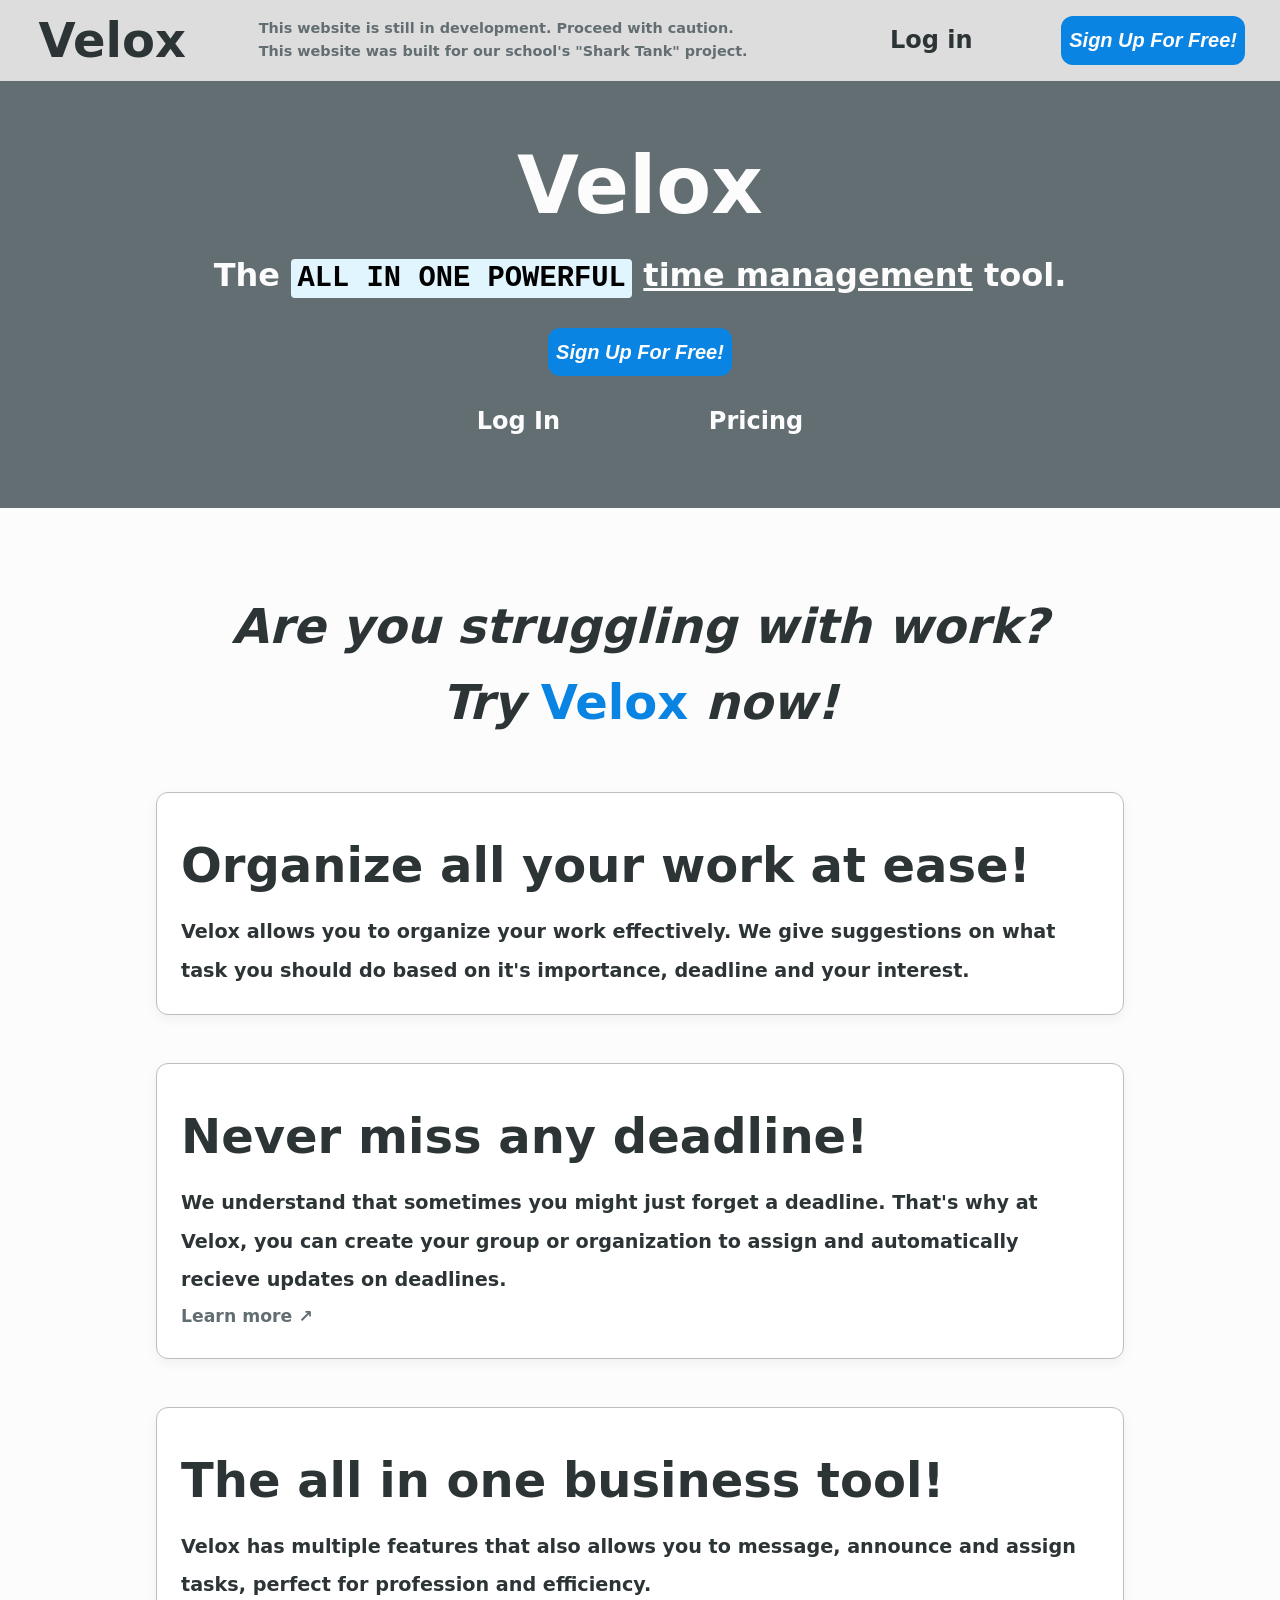
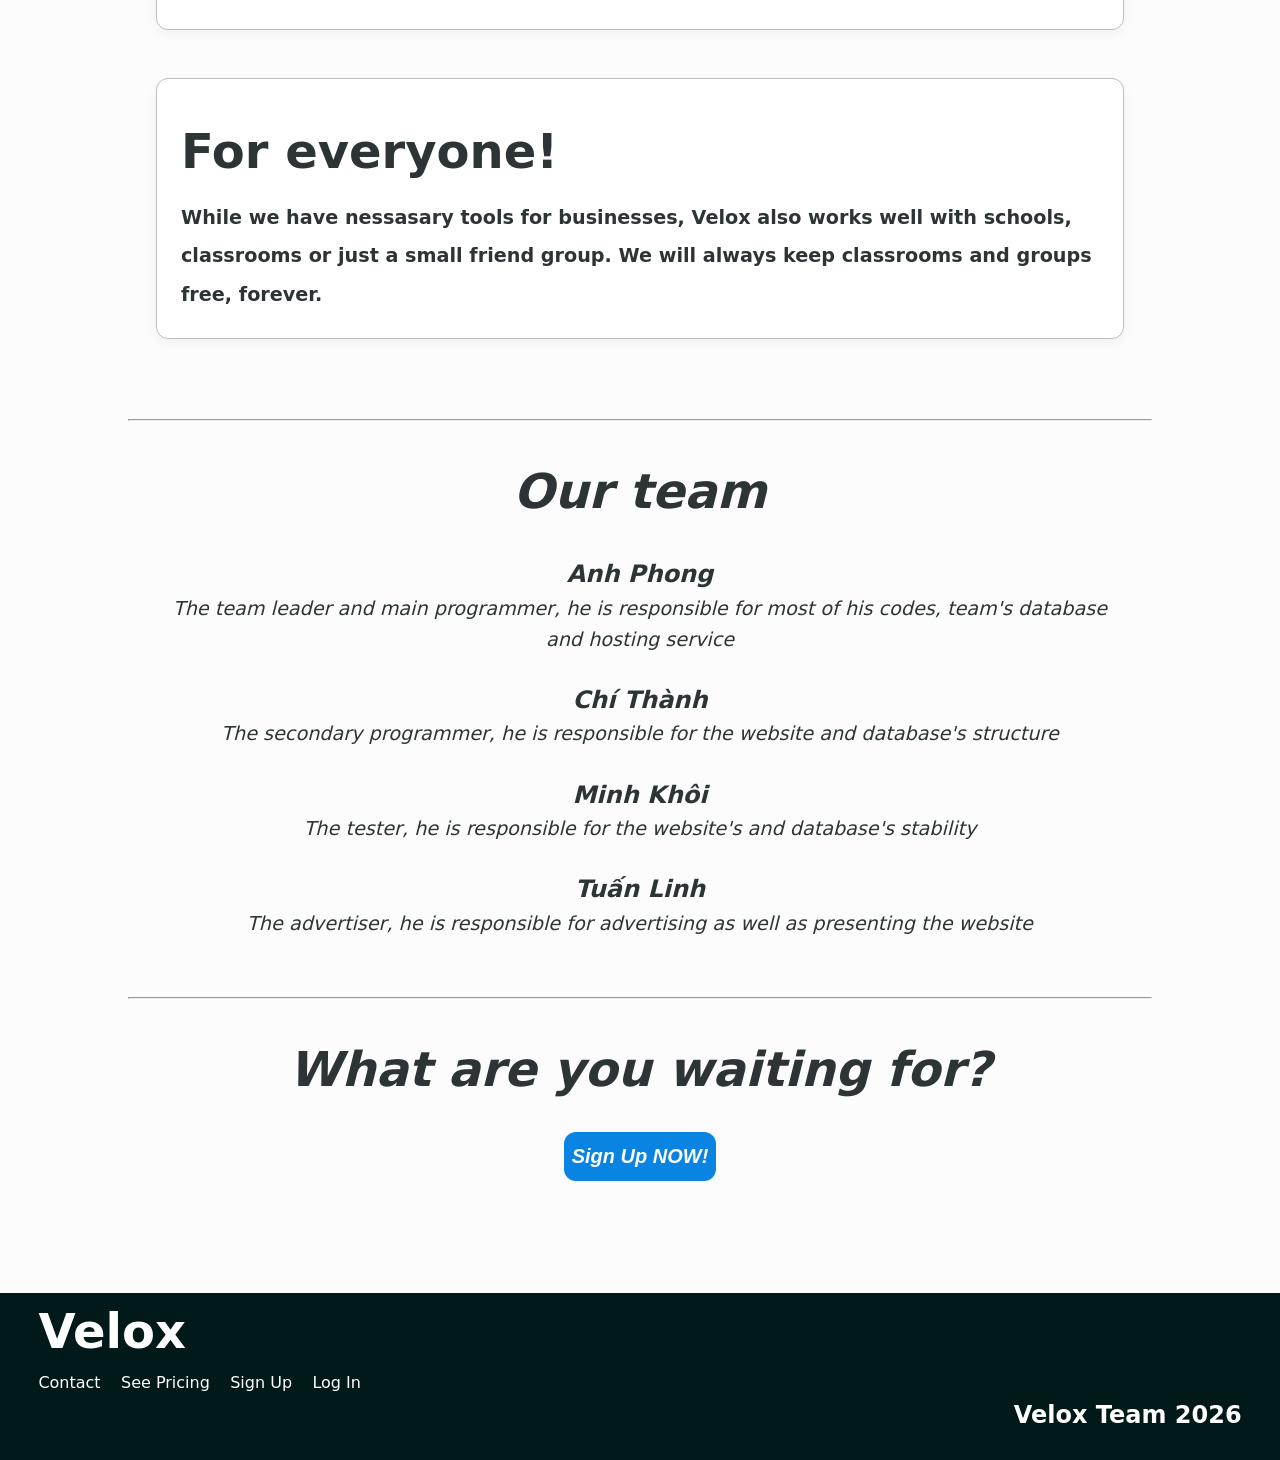
<file: index.html>
<!DOCTYPE html>
<html lang="en">
<head>
    <meta charset="UTF-8">
    <meta name="viewport" content="width=device-width, initial-scale=1.0">
    <title>Velox</title>
    <link href="./styles/main.css" rel="stylesheet">
</head>
<body>
    <header>
            <h2><b>Velox</b></h2>
            <div>
                <h4 class="text-muted">This website is still in development. Proceed with caution.</h4>
                <h4 class="text-muted">This website was built for our school's "Shark Tank" project.</h4>
            </div>
            
            <div style="padding: 1rem; display: grid; grid-template-columns: 35% 65%; align-items: center; min-width: 300px; width: 35%; text-align: end; gap: 5%" class="headerInteractives">
                <h4><a href="./login/index.html" style="color: var(--text-main); text-align: end;">Log in</a></h4>
                <a><button onclick="window.location.href = './signup/index.html'"><h4 style="color: var(--bg-color);"><i>Sign Up For Free!</i></h4></button></a>
            </div>
    </header>
    <div class="hero-section">
            <br><h1><b>Velox</b></h1>
            <h3>The <code style="color: black">ALL IN ONE POWERFUL</code> <u>time management</u> tool.</h3><br>
            <a><button onclick="window.location.href = './signup/index.html'"><h4 style="color: var(--bg-color);"><i>Sign Up For Free!</i></h4></button></a><br><br>
            <div style="display: flex; width: 50%; align-items: center; justify-content: space-evenly; margin: 0 auto;">
                <h4><a href="./login/index.html" style="color: var(--bg-color);">Log In</a></h4>
                <h4><a href="#" style="color: var(--bg-color);">Pricing</a></h4>
            </div>
            <br><br>
        </div>
    
    <div class="intro">
        <h2 style="text-align: center; font-style: italic;">
            Are you struggling with work?<br>Try <b style="color: var(--accent-color); font-style: normal;">Velox</b> now!
        </h2><br><br>

        <section class="card">
            <h2>Organize all your work at ease!</h2>
            <p>Velox allows you to organize your work effectively. We give suggestions on what task you should do based on it's importance, deadline and your interest.</p>
        </section>

        <section class="card">
            <h2>Never miss any deadline!</h2>
            <p>We understand that sometimes you might just forget a deadline. That's why at Velox, you can create your group or organization to assign and automatically recieve updates on deadlines.</p>
            <a class="text-muted"><p>Learn more ↗</p></a>
        </section>

        <section class="card">
            <h2>The all in one business tool!</h2>
            <p>Velox has multiple features that also allows you to message, announce and assign tasks, perfect for profession and efficiency.</p>
        </section>

        <section class="card">
            <h2>For everyone!</h2>
            <p>While we have nessasary tools for businesses, Velox also works well with schools, classrooms or just a small friend group. We will always keep classrooms and groups free, forever.</p>
        </section>
    </div>
    <hr style="width: 80%; display: block; margin: auto; color: var(--border-color);">
    <div class="team"  style="text-align: center; font-style: italic;">
        <h2>Our team</h2>
        <br>
        <h4>Anh Phong</h4>
        <p>The team leader and main programmer, he is responsible for most of his codes, team's database and hosting service</p>
        <br>
        <h4>Chí Thành</h4>
        <p>The secondary programmer, he is responsible for the website and database's structure</p>
        <br>
        <h4>Minh Khôi</h4>
        <p>The tester, he is responsible for the website's and database's stability</p>
        <br>
        <h4>Tuấn Linh</h4>
        <p>The advertiser, he is responsible for advertising as well as presenting the website</p>
    </div><br>
    <hr style="width: 80%; display: block; margin: auto; color: var(--border-color);">
    <div class="intro">
        <h2 style="text-align: center; font-style: italic;">
            What are you waiting for?<br><a><button onclick="window.location.href = './signup/index.html'"><h4 style="color: var(--bg-color);"><i>Sign Up NOW!</i></h4></button></a><br><br>
        </h2>

    </div>
    <footer>
        <h2><b>Velox</b></h2>
        <a style="color: white">Contact</a>&nbsp;&nbsp;&nbsp;
        <a style="color: white">See Pricing</a>&nbsp;&nbsp;&nbsp;
        <a style="color: white" href="./signup/index.html">Sign Up</a>&nbsp;&nbsp;&nbsp;
        <a style="color: white" href="./login/index.html">Log In</a>
        <h4 style="text-align: end;">Velox Team 2026</h4>
        <br>
    </footer>
</body>
</html>
</file>
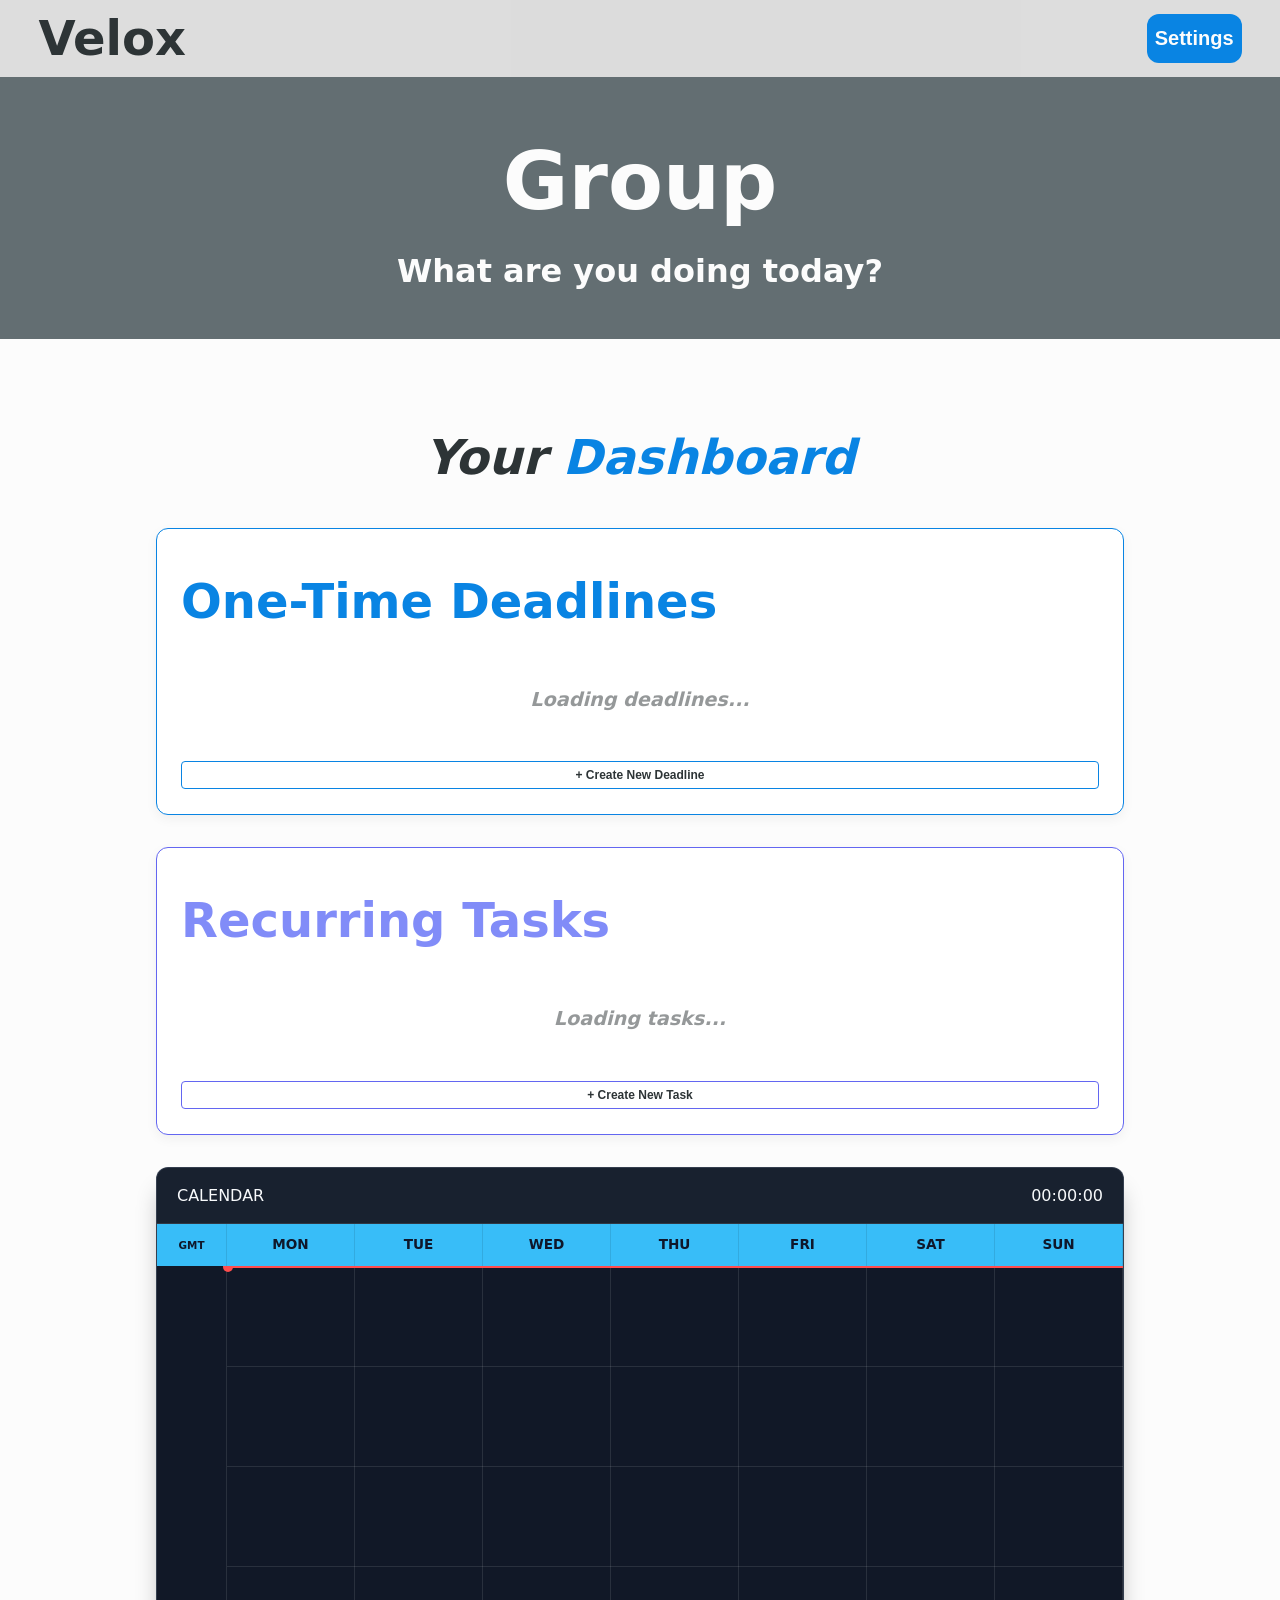
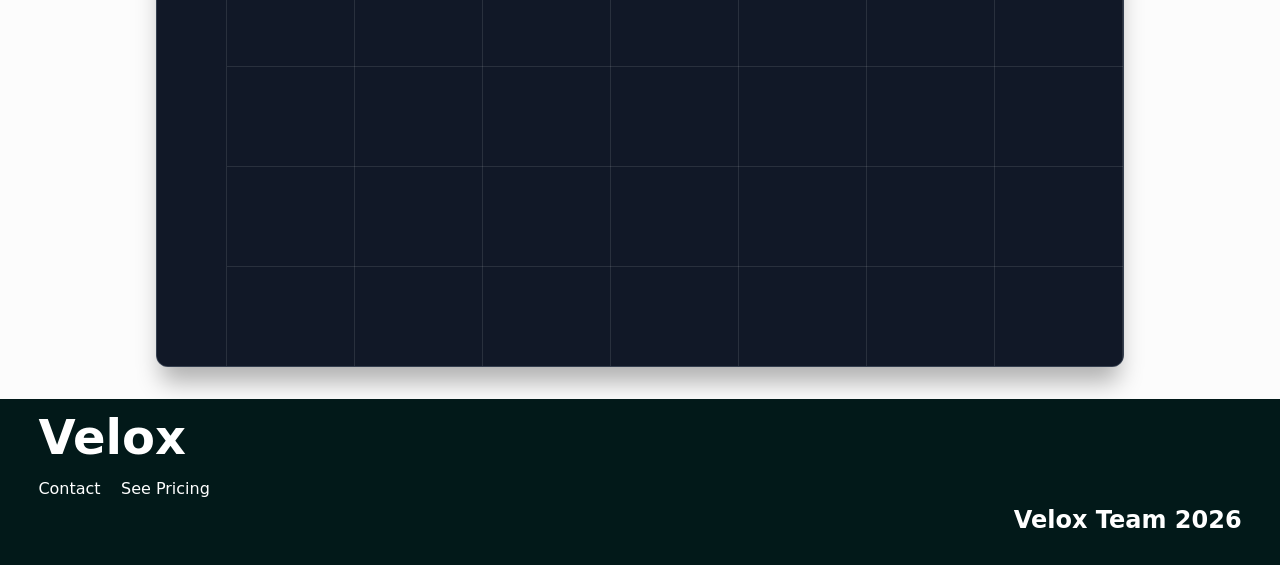
<file: groups/index.html>
<!DOCTYPE html>
<html lang="en">
<head>
    <meta charset="UTF-8">
    <meta name="viewport" content="width=device-width, initial-scale=1.0">
    <title>Group - Velox</title>
    <link href="../styles/main.css" rel="stylesheet">
    <link href="../styles/calender.css" rel="stylesheet">
</head>
<body>
    <header>
        <h2><a style="color: var(--text-main); cursor: pointer; font-style: normal;" href="../dashboard/index.html"><b>Velox</b></a></h2>
        <div class="headerInteractives" style="display: flex; justify-content: flex-end; gap: 20px;">
            <button onclick="window.location.href = '../settings/index.html'"><h4 style="color: var(--bg-color);">Settings</h4></button>
        </div>
    </header>

    <div class="hero-section">
        <br><h1>Group</h1><h3>What are you doing today?</h3><br>
    </div>

    <div class="intro">
        <h2 style="text-align: center; font-style: italic; margin-bottom: 2rem;">Your <b style="color: var(--accent-color);">Dashboard</b></h2>

        <!-- DEADLINES -->
        <section class="card" id="deadline-section" style="margin-bottom: 2rem; border-color: var(--accent-color);">
            <h2 style="color: var(--accent-color);">One-Time Deadlines</h2>
            <div id="deadline-list" class="item-list"><p class="empty-msg">Loading deadlines...</p></div>
            <button class="btn-small btn-outline" onclick="toggleForm('deadline-form')">+ Create New Deadline</button>
            <div id="deadline-form" class="form-container">
                <p>Deadline Name</p><input type="text" id="dl-name" class="card-input" placeholder="e.g. Exam">
                <p>Description</p><textarea id="dl-desc" class="card-input" placeholder="Brief details..."></textarea>
                <p>Date & Time</p><input type="datetime-local" id="dl-time" class="card-input">
                <button id="add-dl-btn" style="width: 100%;">ADD DEADLINE</button>
            </div>
        </section>

        <!-- TASKS -->
        <section class="card" id="task-section" style="margin-bottom: 2rem; border-color: #6366f1;">
            <h2 style="color: #818cf8;">Recurring Tasks</h2>
            <div id="task-list" class="item-list"><p class="empty-msg">Loading tasks...</p></div>
            <button class="btn-small btn-outline" style="border-color: #6366f1;" onclick="toggleForm('task-form')">+ Create New Task</button>
            <div id="task-form" class="form-container">
                <p>Task Name</p><input type="text" id="task-name" class="card-input" placeholder="e.g. Gym" style="border-color: #6366f1;">
                <p>Description</p><textarea id="task-desc" class="card-input" placeholder="Routine steps..." style="border-color: #6366f1;"></textarea>
                <p>Daily Time</p><input type="time" id="task-time" class="card-input" style="border-color: #6366f1;">
                <p>Repeat on Days</p>
                <div class="day-selector">
                    <input type="checkbox" id="mon" value="mon" class="day-checkbox" tabindex="-1"><label for="mon" class="day-label" tabindex="0">MON</label>
                    <input type="checkbox" id="tue" value="tue" class="day-checkbox" tabindex="-1"><label for="tue" class="day-label" tabindex="0">TUE</label>
                    <input type="checkbox" id="wed" value="wed" class="day-checkbox" tabindex="-1"><label for="wed" class="day-label" tabindex="0">WED</label>
                    <input type="checkbox" id="thu" value="thu" class="day-checkbox" tabindex="-1"><label for="thu" class="day-label" tabindex="0">THU</label>
                    <input type="checkbox" id="fri" value="fri" class="day-checkbox" tabindex="-1"><label for="fri" class="day-label" tabindex="0">FRI</label>
                    <input type="checkbox" id="sat" value="sat" class="day-checkbox" tabindex="-1"><label for="sat" class="day-label" tabindex="0">SAT</label>
                    <input type="checkbox" id="sun" value="sun" class="day-checkbox" tabindex="-1"><label for="sun" class="day-label" tabindex="0">SUN</label>
                </div>
                <button id="add-task-btn" style="background: #6366f1; width: 100%;">ADD RECURRING TASK</button>
            </div>
        </section>

        <div id="status-msg" style="display: none; margin-bottom: 20px; padding: 10px; border-radius: 8px; color: white; text-align: center;"></div>
        
        <!-- CALENDAR -->
        <div class="velox-container-fixed">
            <div class="vx-header"><span>CALENDAR</span><span id="vx-clock">00:00:00</span></div>
            <div class="vx-calendar-header">
                <div class="vx-time-corner">GMT</div>
                <div class="vx-days-row">
                    <div class="vx-day" id="vx-d0">MON</div><div class="vx-day" id="vx-d1">TUE</div><div class="vx-day" id="vx-d2">WED</div>
                    <div class="vx-day" id="vx-d3">THU</div><div class="vx-day" id="vx-d4">FRI</div><div class="vx-day" id="vx-d5">SAT</div><div class="vx-day" id="vx-d6">SUN</div>
                </div>
            </div>
            <div class="vx-scroll-area"><div class="vx-time-axis" id="vx-labels-cont"></div><div class="vx-grid"><div class="vx-now-line" id="vx-line"></div><div class="vx-col" id="col-0"></div><div class="vx-col" id="col-1"></div><div class="vx-col" id="col-2"></div><div class="vx-col" id="col-3"></div><div class="vx-col" id="col-4"></div><div class="vx-col" id="col-5"></div><div class="vx-col" id="col-6"></div></div></div>
        </div>
    </div>

    <!-- REYSTYLED EDIT DEADLINE MODAL -->
    <div id="edit-dl-modal" class="modal">
        <div class="modal-content">
            <h3>Edit Deadline</h3>
            <p>Deadline Name</p>
            <input type="text" id="edit-dl-name" class="card-input">
            <p>Description</p>
            <textarea id="edit-dl-desc" class="card-input"></textarea>
            <p>Date & Time</p>
            <input type="datetime-local" id="edit-dl-time" class="card-input">
            <div style="display:flex; gap:10px; margin-top:10px;">
                <button id="save-dl-edit" style="flex:1; background:#10b981;">SAVE CHANGES</button>
                <button onclick="document.getElementById('edit-dl-modal').style.display='none'" style="flex:1; background:#334155;">CANCEL</button>
            </div>
        </div>
    </div>

    <!-- REYSTYLED EDIT TASK MODAL -->
    <div id="edit-task-modal" class="modal">
        <div class="modal-content" style="border-color: #6366f1;">
            <h3>Edit Recurring Task</h3>
            <p>Task Name</p>
            <input type="text" id="edit-task-name" class="card-input" style="border-color: #6366f1;">
            <p>Description</p>
            <textarea id="edit-task-desc" class="card-input" style="border-color: #6366f1;"></textarea>
            <p>Daily Time</p>
            <input type="time" id="edit-task-time" class="card-input" style="border-color: #6366f1;">
            <p>Repeat on Days</p>
            <div id="edit-days-container" class="day-selector"></div>
            <div style="display:flex; gap:10px; margin-top:10px;">
                <button id="save-task-edit" style="flex:1; background:#6366f1;">SAVE CHANGES</button>
                <button onclick="document.getElementById('edit-task-modal').style.display='none'" style="flex:1; background:#334155;">CANCEL</button>
            </div>
        </div>
    </div>

    <footer>
        <h2><b>Velox</b></h2>
        <a style="color: white">Contact</a>&nbsp;&nbsp;&nbsp;
        <a style="color: white">See Pricing</a>&nbsp;&nbsp;&nbsp;
        <h4 style="text-align: end;">Velox Team 2026</h4>
        <br>
    </footer>   

    <script>
        function toggleForm(formId) {
            const form = document.getElementById(formId);
            form.style.display = form.style.display === 'block' ? 'none' : 'block';
        }
        window.onclick = e => { if (e.target.classList.contains('modal')) e.target.style.display = 'none'; };
    </script>
    <script src="../scripts/groups.js" type="module"></script>
</body>
</html>
</file>
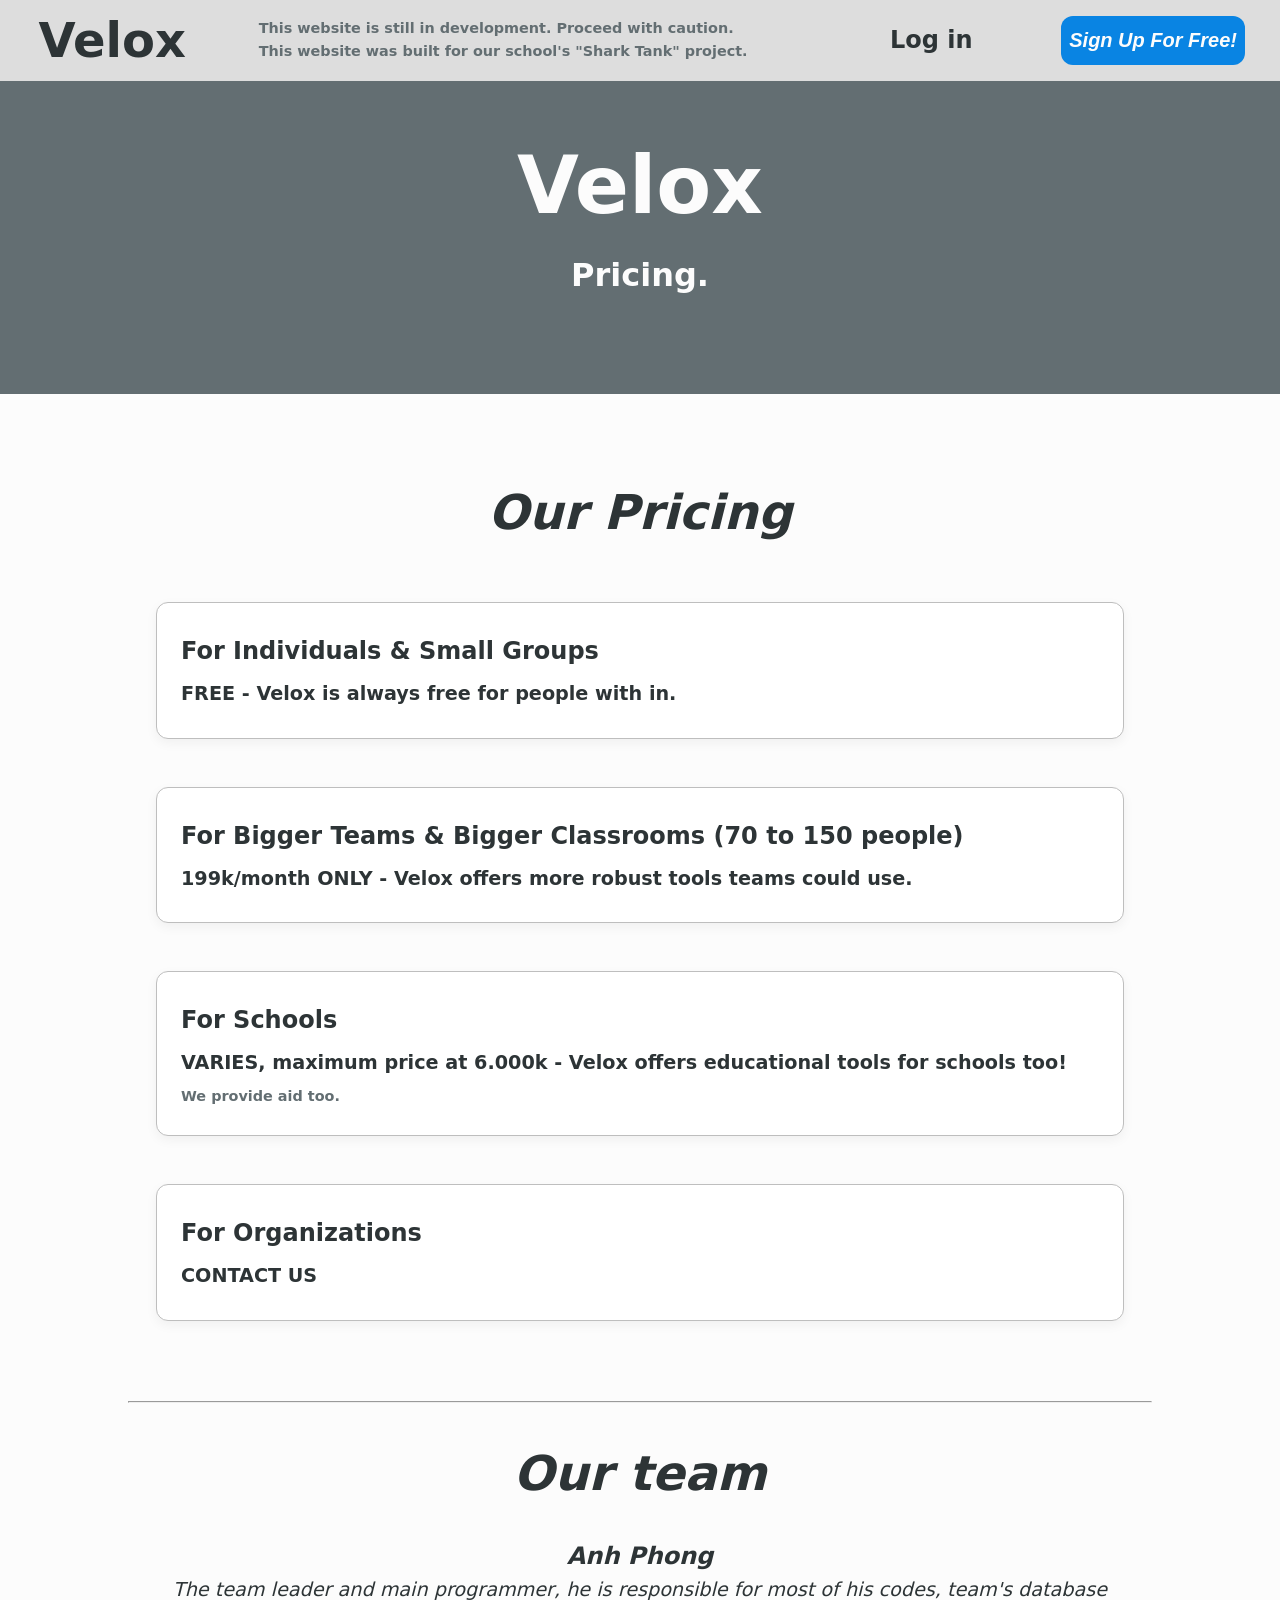
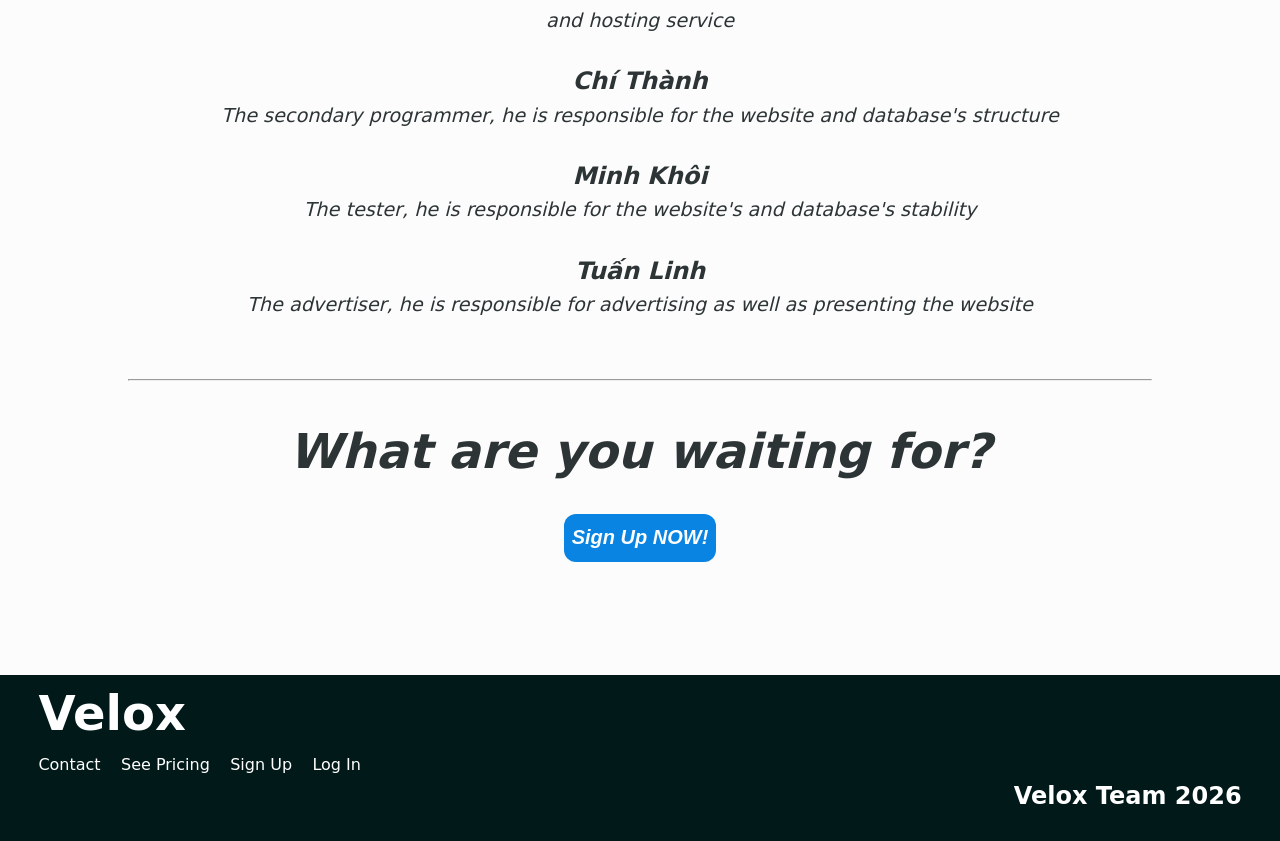
<file: pricing/index.html>
<!DOCTYPE html>
<html lang="en">
<head>
    <meta charset="UTF-8">
    <meta name="viewport" content="width=device-width, initial-scale=1.0">
    <title>Pricing - Velox</title>
    <link href="../styles/main.css" rel="stylesheet">
</head>
<body>
    <header>
            <h2><a style="color: var(--text-main); cursor: pointer; font-style: normal;" href="../dashboard/index.html"><b>Velox</b></a></h2>
            <div>
                <h4 class="text-muted">This website is still in development. Proceed with caution.</h4>
                <h4 class="text-muted">This website was built for our school's "Shark Tank" project.</h4>
            </div>
            
            <div style="padding: 1rem; display: grid; grid-template-columns: 35% 65%; align-items: center; min-width: 300px; width: 35%; text-align: end; gap: 5%" class="headerInteractives">
                <h4><a href="./login/index.html" style="color: var(--text-main); text-align: end;">Log in</a></h4>
                <a><button onclick="window.location.href = './signup/index.html'"><h4 style="color: var(--bg-color);"><i>Sign Up For Free!</i></h4></button></a>
            </div>
    </header>
    <div class="hero-section">
            <br><h1><b>Velox</b></h1>
            <h3>Pricing.</h3><br>
            <br><br>
        </div>
    
    <div class="intro">
        <h2 style="text-align: center; font-style: italic;">Our Pricing</h2><br><br>

        <section class="card">
            <h4>For Individuals & Small Groups</h4>
            <p>FREE - Velox is always free for people with in.</p>
        </section>

        <section class="card">
            <h4>For Bigger Teams & Bigger Classrooms (70 to 150 people)</h4>
            <p>199k/month ONLY - Velox offers more robust tools teams could use.</p>
        </section>

        <section class="card">
            <h4>For Schools</h4>
            <p>VARIES, maximum price at 6.000k - Velox offers educational tools for schools too!</p>
            <p class="text-muted">We provide aid too.</p>
        </section>

        <section class="card">
            <h4>For Organizations</h4>
            <p>CONTACT US</p>
        </section>


    </div>
    <hr style="width: 80%; display: block; margin: auto; color: var(--border-color);">
    <div class="team"  style="text-align: center; font-style: italic;">
        <h2>Our team</h2>
        <br>
        <h4>Anh Phong</h4>
        <p>The team leader and main programmer, he is responsible for most of his codes, team's database and hosting service</p>
        <br>
        <h4>Chí Thành</h4>
        <p>The secondary programmer, he is responsible for the website and database's structure</p>
        <br>
        <h4>Minh Khôi</h4>
        <p>The tester, he is responsible for the website's and database's stability</p>
        <br>
        <h4>Tuấn Linh</h4>
        <p>The advertiser, he is responsible for advertising as well as presenting the website</p>
    </div><br>
    <hr style="width: 80%; display: block; margin: auto; color: var(--border-color);">
    <div class="intro">
        <h2 style="text-align: center; font-style: italic;">
            What are you waiting for?<br><a><button onclick="window.location.href = './signup/index.html'"><h4 style="color: var(--bg-color);"><i>Sign Up NOW!</i></h4></button></a><br><br>
        </h2>

    </div>
    <footer>
        <h2><b>Velox</b></h2>
        <a style="color: white">Contact</a>&nbsp;&nbsp;&nbsp;
        <a style="color: white">See Pricing</a>&nbsp;&nbsp;&nbsp;
        <a style="color: white" href="./signup/index.html">Sign Up</a>&nbsp;&nbsp;&nbsp;
        <a style="color: white" href="./login/index.html">Log In</a>
        <h4 style="text-align: end;">Velox Team 2026</h4>
        <br>
    </footer>
</body>
</html>
</file>
<file: styles/main.css>
:root {
    --transition-speed: 0.3s;
    --font-main: 'Segoe UI', system-ui, -apple-system, sans-serif;
    --line-height: 1.6;
    --space-unit: 1rem;
    --border-radius: 12px;
}

@media (prefers-color-scheme: light) {
    :root {
        --bg-color: #fcfcfc;
        --surface-color: #ffffff;
        --text-main: #2d3436;
        --text-muted: #636e72;
        --accent-color: #0984e3;
        --accent-soft: #e1f5fe;
        --border-color: #bebebe;
        --shadow: 0 4px 12px rgba(0, 0, 0, 0.05);
        --footer: #021919;
    }
}

@media (prefers-color-scheme: dark) {
    :root {
        --bg-color: #121212;
        --surface-color: #1e1e1e;
        --text-main: #e0e0e0;
        --text-muted: #a0a0a0;
        --accent-color: #74b9ff;
        --accent-soft: #6f6f6f;
        --border-color: #2d2d2d;
        --shadow: 0 4px 20px rgba(0, 0, 0, 0.3);
        --footer: #021919;
    }
}

* {
    box-sizing: border-box;
    margin: 0;
    padding: 0;
}

body {
    background-color: var(--bg-color);
    font-family: var(--font-main);
    line-height: var(--line-height);
    transition: background-color var(--transition-speed), color var(--transition-speed);
}

.intro, .team {
    max-width: 1000px;
    margin: 0 auto;
    padding: 2rem 1rem;
    color: var(--text-main);
}

.intro>section {
    margin-bottom: 3rem;
    line-height: 2;
    font-weight: 700;
    color: var(--text-main);
}

h1 {
    font-size: 500%;
}
h2 {
    font-size: 300%;
}
h3 {
    font-size: 200%;
}
h4 {
    font-size: 150%;
}
p {
    font-size: 120%;
}

.card {
    background-color: var(--surface-color);
    border: 1px solid var(--border-color);
    border-radius: var(--border-radius);
    padding: 1.5rem;
    box-shadow: var(--shadow);
    margin-bottom: 2rem;
}

a {
    color: var(--accent-color);
    text-decoration: none;
    transition: opacity 0.2s;
    cursor: pointer;
}

a:hover {
    text-decoration: underline;
}

button {
    background-color: var(--accent-color);
    color: #fff;
    border: none;
    padding: 0.8rem .5rem;
    border-radius: var(--border-radius);
    font-weight: 600;
    cursor: pointer;
    transition: transform 0.1s, opacity 0.2s;
}

button:active {
    transform: scale(0.98);
}

.text-muted {
    color: var(--text-muted);
    font-size: 0.9rem;
}

code { 
    background-color: var(--accent-soft);
    padding: 0.2rem 0.4rem;
    border-radius: 4px;
    font-family: 'Courier New', monospace;
    font-size: 0.9em;
}

header {
    color: var(--text-main);
    background-color: color-mix(in srgb, var(--border-color), transparent 50%);
    padding-top: 1px;
    padding: 0rem 3%;
    display: flex;
    justify-content: space-between;
    align-items: center;
    position: sticky;
    top: 0;
    z-index: 1000;
    width: 100%;
}

footer {
    color: white;
    background-color: var(--footer);
    padding-top: 1px;
    padding: 0rem 3%;
    display: static;
    align-items: center;
    position: static;
    bottom: 0;
    left: 0;
    width: 100%;
    z-index: 1000;
}

@media (max-width: 1023px), (max-height: 511px) {
    header {
        position: static !important;
        display:contents !important;
        text-align: center;
    }
    header>h2 {
        font-size: 200% !important;
    }
    header>div>* {
        font-size: 80% !important;
    }
    .headerInteractives {
        grid-template-columns: 30% 70% !important;
        align-items: center !important;
        display: block;
        margin: auto !important;
    }
    .headerInteractives>h4 {
        text-align: center !important;
    }
    .headerInteractives>*, .headerInteractives>a>button>* {
        font-size: 120% !important;
    }
    .intro>section>h2 {
        font-size: 200% !important;
    }
    .intro>h2 {
        font-size: 150% !important;
    }
    .intro>section>*, .intro>section>a>* {
        font-size: 100% !important;
    }
    .accountBox {
        grid-template-columns: 1fr !important;
    }
    .intro>section>div>div>h3, .intro>section>div>p {
        font-size: 80% !important;
    }
}

.loading-overlay {
    position: fixed;
    top: 0;
    left: 0;
    width: 100%;
    height: 100%;
    background: var(--bg-color);
    display: flex;
    justify-content: center;
    align-items: center;
    z-index: 9999;
    color: var(--text-main);
}

.hero-section {
    text-align: center;
    padding: 1rem 1rem;
    background-color: var(--text-muted);
    color: var(--bg-color);
    margin-bottom: 3rem;
}
</file>
<file: styles/calender.css>
.velox-container-fixed {
    --vx-bg-card: #1e293b;
    --vx-accent: #38bdf8;
    --vx-text: #f8fafc;
    --vx-text-muted: #94a3b8;
    --vx-border: rgba(255, 255, 255, 0.1);
    --vx-hour-h: 100px;
    --vx-axis-w: 70px;
    
    font-family: 'Inter', system-ui, -apple-system, sans-serif;
    width: 100%;
    max-width: 1200px;
    margin: 0 auto;
    background: var(--vx-bg-card);
    border-radius: 12px;
    overflow: hidden;
    border: 1px solid var(--vx-border);
    display: flex;
    flex-direction: column;
    /* Adjust this height to fit your website's layout */
    height: 800px; 
    box-shadow: 0 20px 25px -5px rgba(0, 0, 0, 0.3);
    color: var(--vx-text);
}

/* Mobile specific adjustments to fix scale errors */
@media (max-width: 640px) {
    .velox-container-fixed {
        --vx-hour-h: 60px; /* Shorter hours on mobile to see more of the day */
        --vx-axis-w: 50px; /* Slimmer time axis */
        height: 90vh; /* Use viewport height on mobile */
    }
    .vx-header span { font-size: 0.8rem; }
    .vx-day { font-size: 0.7rem !important; }
    .vx-day span { font-size: 0.6rem !important; }
}

.vx-header {
    padding: 15px 20px;
    background: rgba(0,0,0,0.2);
    display: flex;
    justify-content: space-between;
    align-items: center;
    border-bottom: 1px solid var(--vx-border);
}

.vx-calendar-header {
    display: flex;
    background: var(--vx-accent);
    color: #0f172a;
    font-weight: 800;
    flex-shrink: 0;
}

.vx-time-corner {
    width: var(--vx-axis-w);
    border-right: 1px solid rgba(0,0,0,0.1);
    display: flex;
    align-items: center;
    justify-content: center;
    font-size: 0.65rem;
    text-transform: uppercase;
}

.vx-days-row {
    display: grid;
    grid-template-columns: repeat(7, 1fr);
    flex-grow: 1;
}

.vx-day {
    padding: 10px 5px;
    text-align: center;
    border-right: 1px solid rgba(0,0,0,0.1);
    font-size: 0.85rem;
}

.vx-day span {
    display: block;
    font-size: 0.7rem;
    opacity: 0.8;
    font-weight: 500;
}

.vx-scroll-area {
    flex-grow: 1;
    overflow-y: auto;
    display: flex;
    position: relative;
    background: #111827; /* Internal calendar background only */
}

.vx-time-axis {
    width: var(--vx-axis-w);
    border-right: 1px solid var(--vx-border);
    flex-shrink: 0;
}

.vx-time-slot {
    width: var(--vx-axis-w);
    height: var(--vx-hour-h);
    display: flex;
    align-items: flex-start;
    justify-content: flex-end;
    padding: 5px 10px 0 0;
    color: var(--vx-text-muted);
    font-size: 0.7rem;
    border-bottom: 1px solid rgba(255,255,255,0.03);
    box-sizing: border-box;
}

.vx-grid {
    flex-grow: 1;
    display: grid;
    grid-template-columns: repeat(7, 1fr);
    position: relative;
    height: calc(var(--vx-hour-h) * 24);
    background-image: linear-gradient(var(--vx-border) 1px, transparent 1px);
    background-size: 100% var(--vx-hour-h);
}

.vx-col { border-right: 1px solid var(--vx-border); }

.vx-now-line {
    position: absolute;
    left: 0;
    right: 0;
    height: 2px;
    background: #ff4d4d;
    z-index: 10;
    pointer-events: none;
}

.vx-now-line::before {
    content: '';
    position: absolute;
    left: -4px;
    top: -4px;
    width: 10px;
    height: 10px;
    background: #ff4d4d;
    border-radius: 50%;
}

/* Isolated Scrollbar */
.vx-scroll-area::-webkit-scrollbar { width: 6px; }
.vx-scroll-area::-webkit-scrollbar-thumb { background: var(--vx-accent); border-radius: 10px; }

.day-selector {
    display: flex;
    gap: 10px;
    margin: 1rem 0;
    flex-wrap: wrap;
}
/* Keep checkbox accessible to screen readers but visually hidden */
.day-checkbox {
    position: absolute;
    width: 1px;
    height: 1px;
    padding: 0;
    margin: -1px;
    overflow: hidden;
    clip: rect(0, 0, 0, 0);
    white-space: nowrap;
    border-width: 0;
}
.day-label {
    padding: 8px 12px;
    border: 1px solid var(--accent-color);
    border-radius: 6px;
    cursor: pointer;
    font-weight: bold;
    font-size: 0.8rem;
    transition: all 0.2s;
    color: var(--text-color);
    background: rgba(255,255,255,0.05);
    user-select: none;
}
/* Show focus state for keyboard users */
.day-label:focus {
    outline: 2px solid #818cf8;
    outline-offset: 2px;
}
.day-checkbox:checked + .day-label {
    background: var(--accent-color);
    color: var(--bg-color);
}

/* Styles for listing and toggling forms */
.item-list {
    margin: 1rem 0;
}
.item-row {
    display: flex;
    justify-content: space-between;
    align-items: center;
    padding: 12px;
    background: rgba(255, 255, 255, 0.05);
    border-radius: 8px;
    margin-bottom: 8px;
    border: 1px solid rgba(255, 255, 255, 0.1);
}
.item-info b {
    display: block;
    color: var(--text-color);
}
.item-info span {
    font-size: 0.85rem;
    opacity: 0.7;
}
.item-actions {
    display: flex;
    gap: 8px;
}
.btn-small {
    padding: 6px 12px;
    font-size: 0.75rem;
    border-radius: 4px;
    cursor: pointer;
    border: none;
}
.btn-edit { background: #6366f1; color: white; }
.btn-delete { background: #ef4444; color: white; }
.btn-outline { 
    background: transparent; 
    border: 1px solid var(--accent-color); 
    color: var(--text-color); 
    width: 100%;
    margin-top: 10px;
}
.form-container {
    display: none; /* Hidden by default */
    margin-top: 1rem;
    padding-top: 1rem;
    border-top: 1px dashed rgba(255,255,255,0.2);
}
.button-group {
    display: flex;
    gap: 10px;
    margin-top: 1rem;
}
input.card-input, textarea.card-input {
    width: 100%;
    box-sizing: border-box;
    background: var(--card-bg);
    border: 1px solid var(--accent-color);
    color: var(--text-color);
    font-size: 1rem;
    font-family: var(--font-main);
    font-weight: bold;
    padding: 0.8rem 1rem;
    margin-bottom: 1rem;
    border-radius: 8px;
}
textarea.card-input {
    height: 80px;
    resize: vertical;
    font-weight: normal;
}

/* Empty state helper */
.empty-msg {
    text-align: center;
    opacity: 0.5;
    padding: 1rem;
    font-style: italic;
}

.day-selector {
    display: flex;
    gap: 10px;
    margin: 1rem 0;
    flex-wrap: wrap;
}
.day-checkbox {
    position: absolute;
    width: 1px;
    height: 1px;
    padding: 0;
    margin: -1px;
    overflow: hidden;
    clip: rect(0, 0, 0, 0);
    white-space: nowrap;
    border-width: 0;
}
.day-label {
    padding: 8px 12px;
    border: 1px solid var(--accent-color);
    border-radius: 6px;
    cursor: pointer;
    font-weight: bold;
    font-size: 0.8rem;
    transition: all 0.2s;
    color: var(--text-color);
    background: rgba(255,255,255,0.05);
    user-select: none;
}
.day-checkbox:checked + .day-label {
    background: var(--accent-color);
    color: var(--bg-color);
}

.item-list { margin: 1rem 0; }
.btn-small { padding: 6px 12px; font-size: 0.75rem; border-radius: 4px; cursor: pointer; border: none; }
.btn-outline { background: transparent; border: 1px solid var(--accent-color); color: var(--text-color); width: 100%; margin-top: 10px; }

.form-container {
    display: none; 
    margin-top: 1rem;
    padding-top: 1rem;
    border-top: 1px dashed rgba(255,255,255,0.2);
}
.card-input {
    width: 100%;
    box-sizing: border-box;
    height: 45px;
    background: var(--card-bg);
    border: 1px solid var(--accent-color);
    color: var(--text-color);
    font-size: 1rem;
    padding: 0 1rem;
    margin-bottom: 1rem;
    border-radius: 8px;
    font-family: inherit;
}
textarea.card-input { height: 80px; padding: 1rem; resize: none; }

.modal {
    display: none;
    position: fixed;
    z-index: 1000;
    left: 0;
    top: 0;
    width: 100%;
    height: 100%;
    background: rgba(0,0,0,0.85);
    align-items: center;
    justify-content: center;
    backdrop-filter: blur(4px);
}
.modal-content {
    background: var(--bg-color);
    color: var(--text-main) !important;
    padding: 24px;
    border-radius: 12px;
    width: 90%;
    max-width: 450px;
    border: 1px solid var(--accent-color);
    box-shadow: 0 20px 25px -5px rgba(0, 0, 0, 0.5);
}
.modal-content h3 { color: white; margin-bottom: 1.5rem; }
.modal-content p { margin: 10px 0 5px 0; font-size: 0.9rem; opacity: 0.8; color: white; }
</file>
